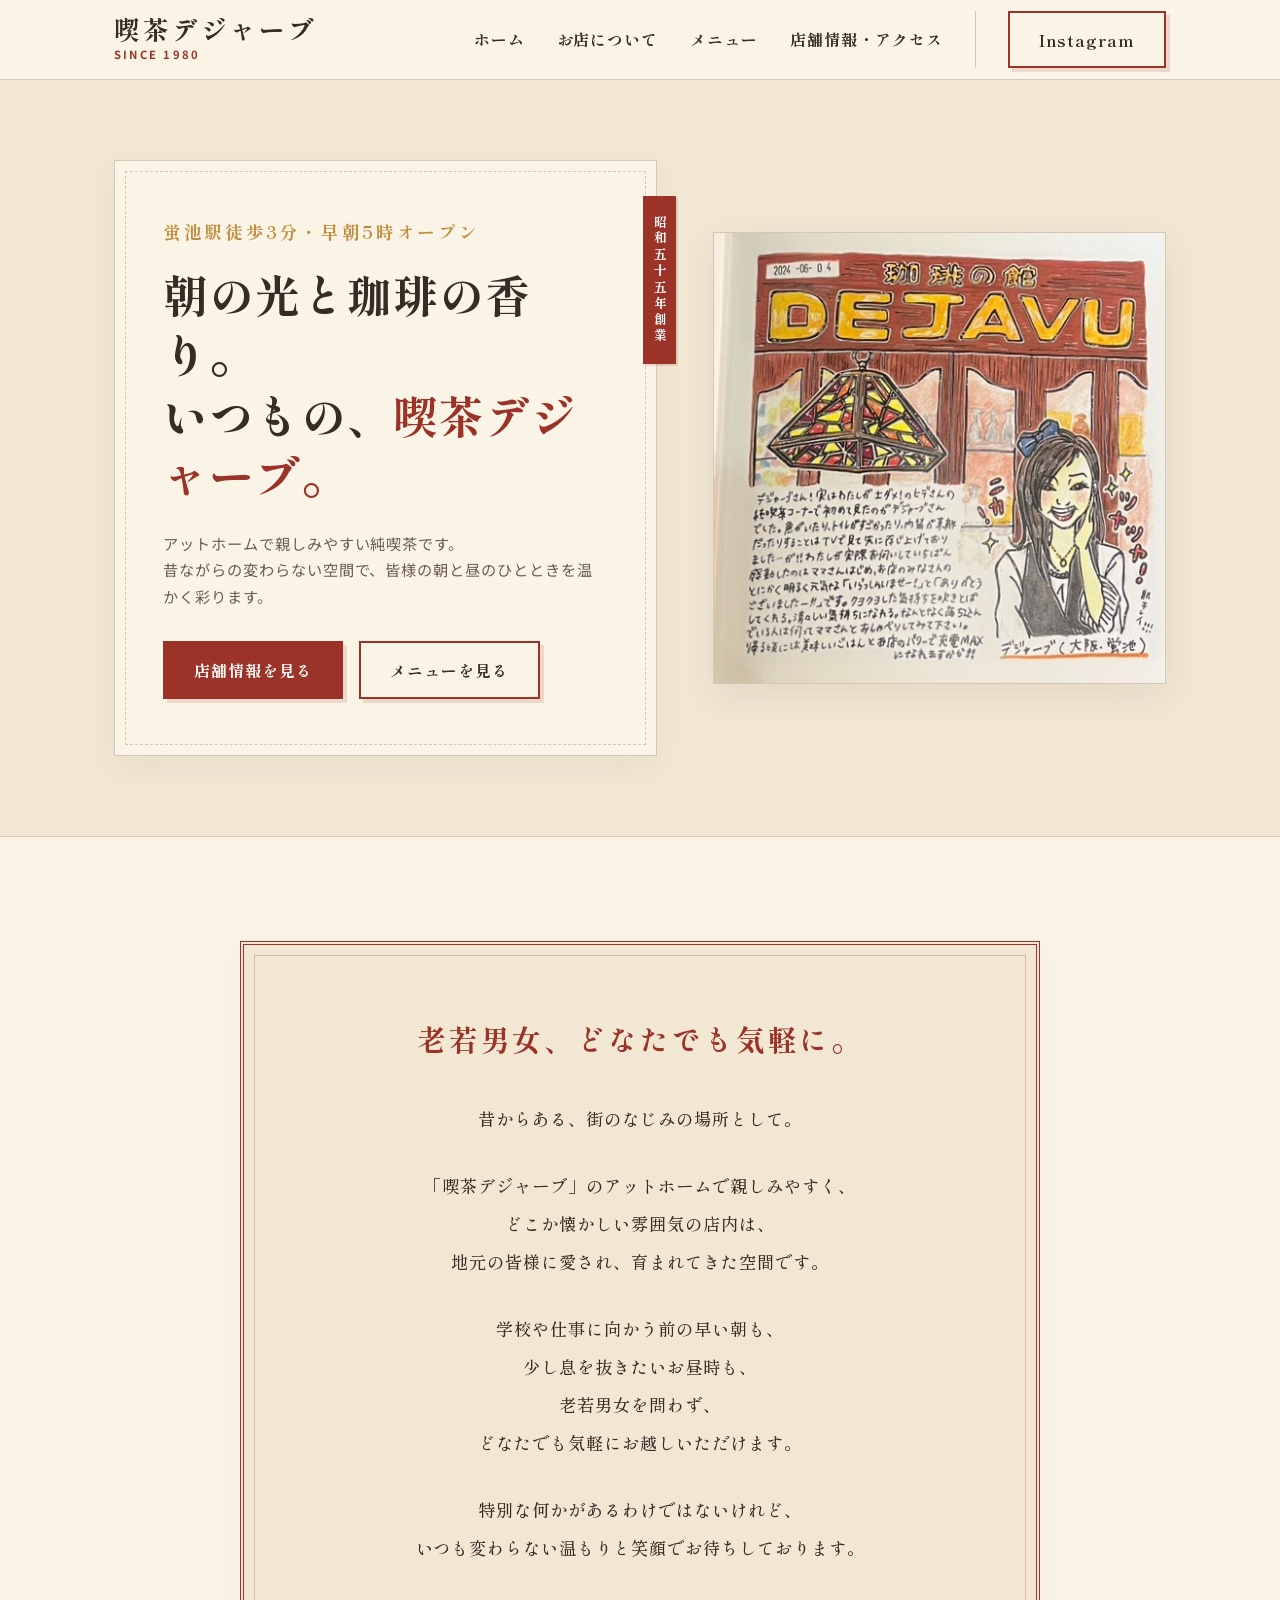
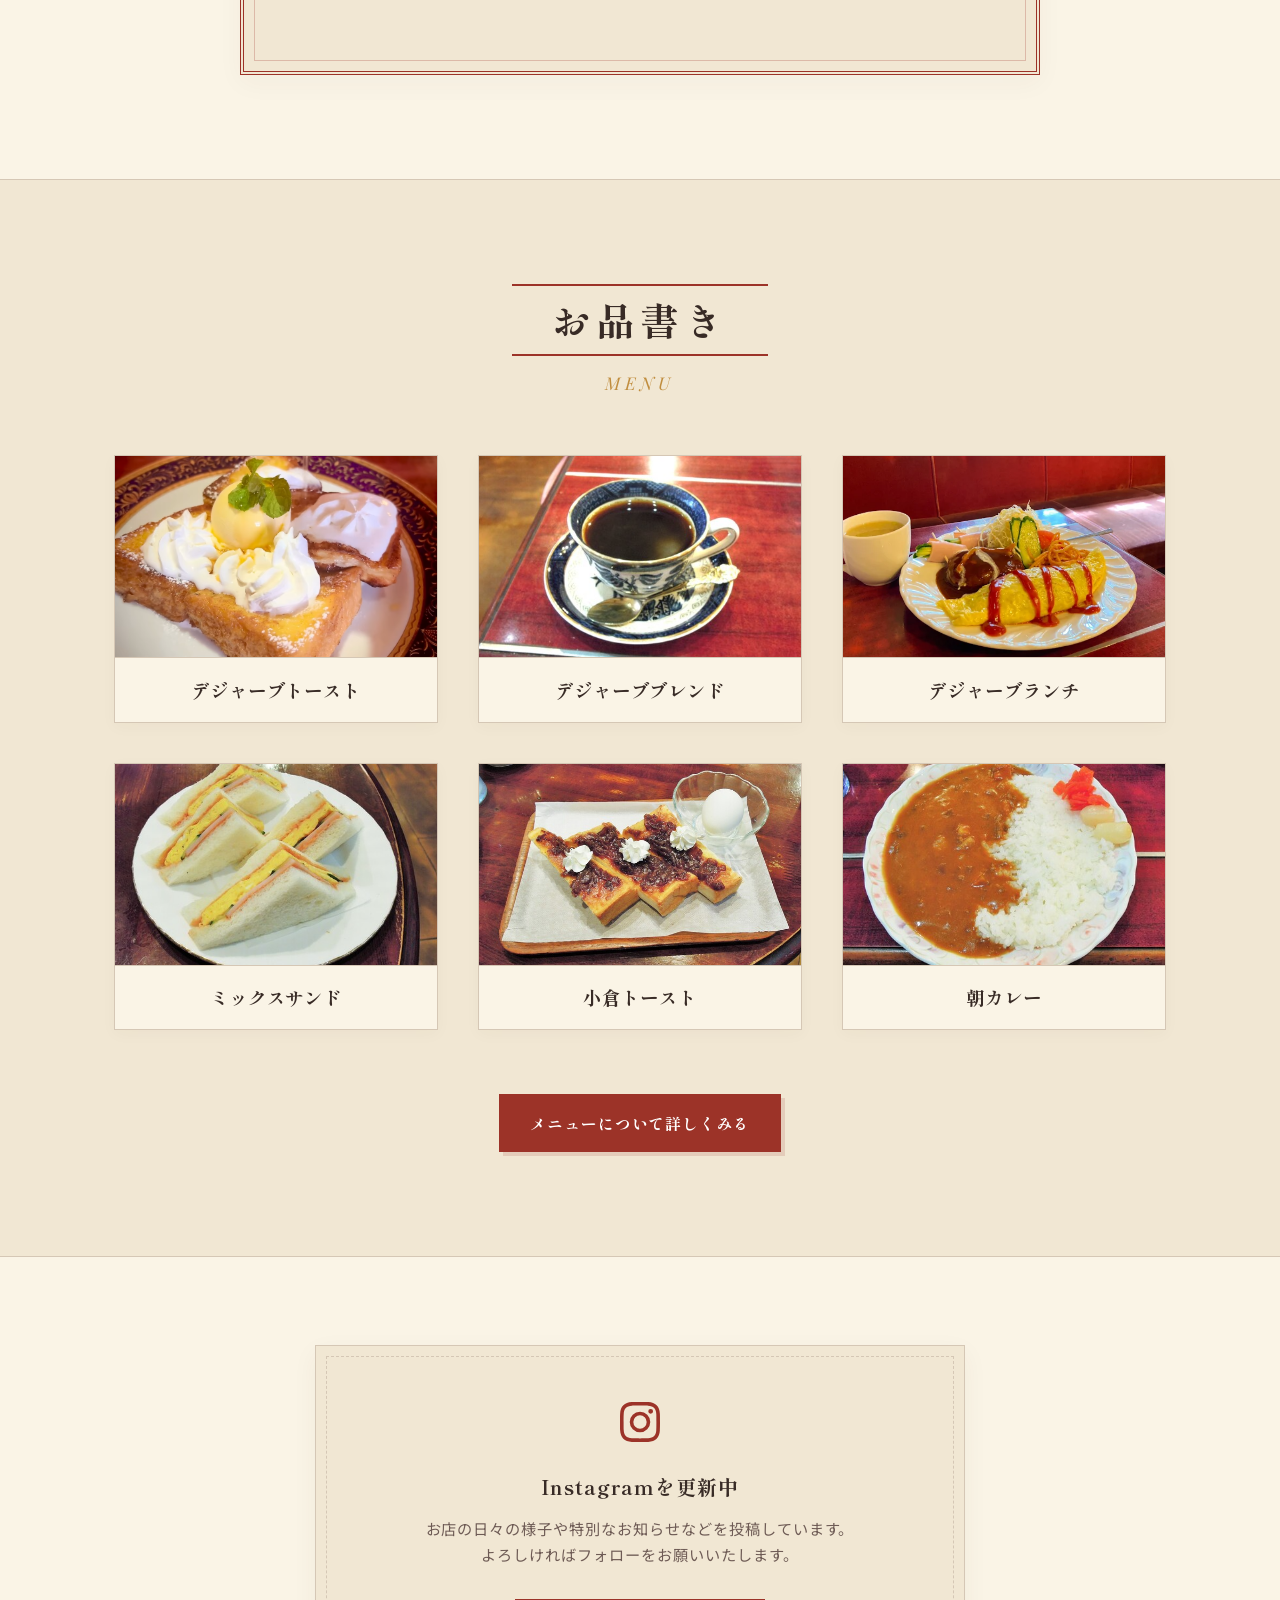
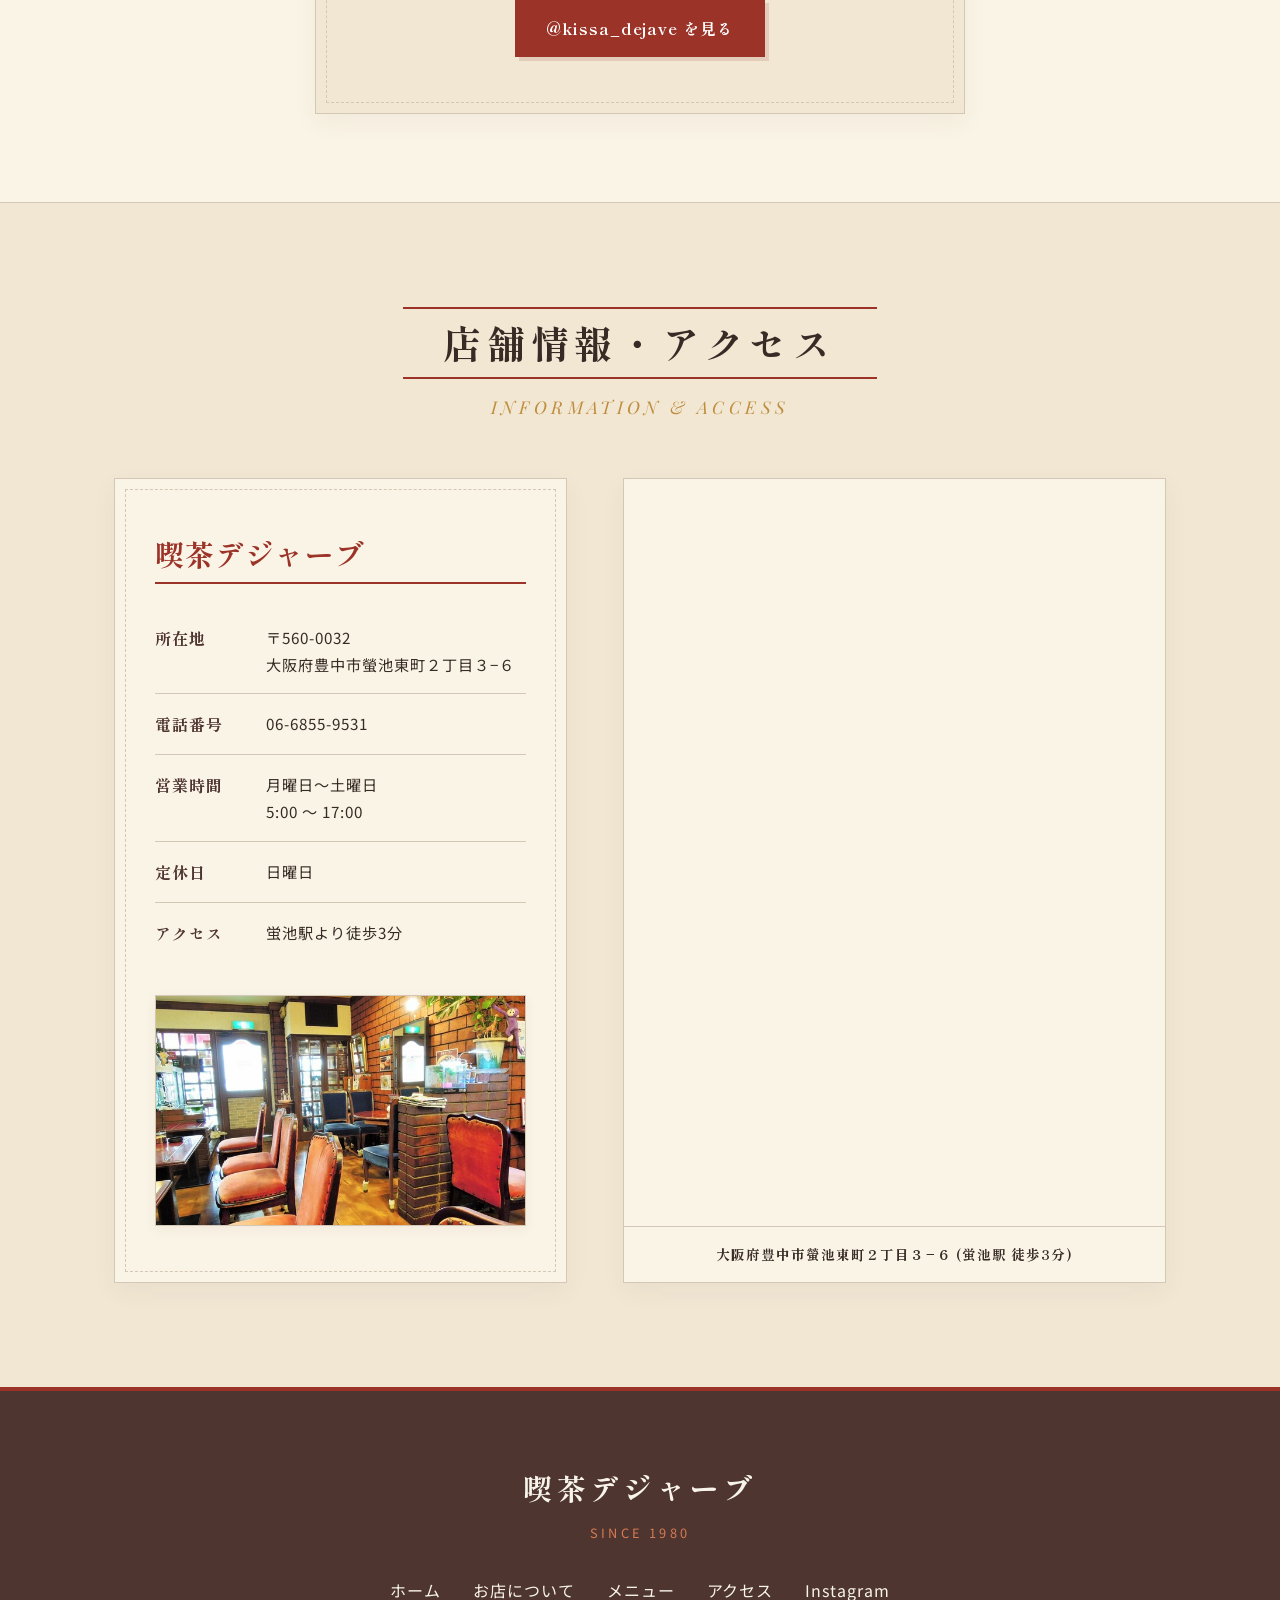
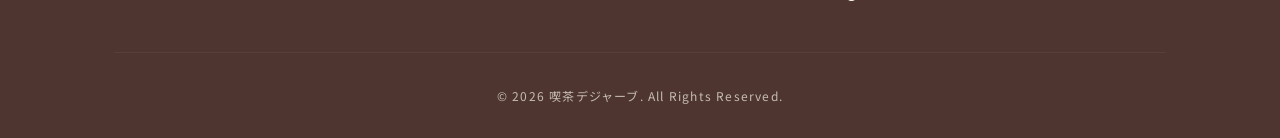
<file: index.html>
<!DOCTYPE html>
<html lang="ja">
<head>
  <meta charset="UTF-8">
  <meta name="viewport" content="width=device-width, initial-scale=1.0">
  <meta name="description" content="大阪府豊中市螢池東町にある「喫茶デジャーブ」の公式ホームページです。アットホームで昔ながらのなじみ深い純喫茶。朝5時から夕方17時まで営業。老若男女どなたでもお気軽にお越しください。">
  <meta name="google-site-verification" content="Ur5aZT_jZSeFsXH27acqCzoDfN8csVFua3FNb7Xc0w0">
  <title>喫茶デジャーブ | 大阪府豊中市・蛍池駅徒歩3分のレトロ喫茶（朝5時営業）</title>
  
  <!-- CSS Stylesheet -->
  <link rel="stylesheet" href="style.css">
</head>
<body>

  <!-- ==========================================================================
       Header / Navigation
       ========================================================================== -->
  <header>
    <div class="container header-container">
      <a href="#" class="logo" id="logo-link">
        <span class="logo-main">喫茶デジャーブ</span>
        <span class="logo-sub">SINCE 1980</span>
      </a>

      <!-- Hamburger Menu for Mobile -->
      <button class="burger-menu" aria-label="メニューを開閉する" aria-expanded="false" id="menu-toggle">
        <span></span>
        <span></span>
        <span></span>
      </button>

      <!-- Navigation Menu -->
      <nav>
        <ul class="nav-menu" id="navigation-list">
          <li><a href="#hero" class="nav-link" id="nav-home">ホーム</a></li>
          <li><a href="#message" class="nav-link" id="nav-concept">お店について</a></li>
          <li><a href="#menu" class="nav-link" id="nav-menu-list">メニュー</a></li>
          <li><a href="#info" class="nav-link" id="nav-access">店舗情報・アクセス</a></li>
          <li class="nav-insta-btn">
            <a href="https://www.instagram.com/kissa_dejave/" class="btn-linear" target="_blank" rel="noopener noreferrer" id="nav-insta-link">
              Instagram
            </a>
          </li>
        </ul>
      </nav>
    </div>
  </header>

  <main>
    <!-- ==========================================================================
         Hero Section
         ========================================================================== -->
    <section id="hero">
      <div class="container hero-grid">
        <div class="hero-content">
          <div class="vertical-badge">昭和五十五年創業</div>
          <p class="hero-subtitle">蛍池駅徒歩3分・早朝5時オープン</p>
          <h1 class="hero-title">
            朝の光と珈琲の香り。<br>
            いつもの、<span>喫茶デジャーブ。</span>
          </h1>
          <p class="hero-text">
            アットホームで親しみやすい純喫茶です。<br class="pc-only">
            昔ながらの変わらない空間で、皆様の朝と昼のひとときを温かく彩ります。
          </p>
          <div class="hero-actions">
            <a href="#info" class="btn-linear btn-primary" id="hero-btn-access">店舗情報を見る</a>
            <a href="#menu" class="btn-linear" id="hero-btn-menu">メニューを見る</a>
          </div>
        </div>
        <div class="hero-photo">
          <img src="img/メイン.png" alt="喫茶デジャーブ 店内" class="photo-placeholder" style="aspect-ratio: 1 / 1; object-fit: cover;">
        </div>
      </div>
    </section>

    <!-- ==========================================================================
         Message Section
         ========================================================================== -->
    <section id="message">
      <div class="container">
        <div class="message-box">
          <h2 class="message-heading">老若男女、どなたでも気軽に。</h2>
          <div class="message-text">
            <p>昔からある、街のなじみの場所として。</p>
            <p>
              「喫茶デジャーブ」のアットホームで親しみやすく、<br class="pc-only">どこか懐かしい雰囲気の店内は、<br class="pc-only">
              地元の皆様に愛され、育まれてきた空間です。
            </p>
            <p>
              学校や仕事に向かう前の早い朝も、<br class="pc-only">少し息を抜きたいお昼時も、<br class="pc-only">
              老若男女を問わず、<br class="pc-only">どなたでも気軽にお越しいただけます。
            </p>
            <p>
              特別な何かがあるわけではないけれど、<br class="pc-only">
              いつも変わらない温もりと笑顔でお待ちしております。
            </p>
          </div>
        </div>
      </div>
    </section>

    <!-- ==========================================================================
         Menu Section
         ========================================================================== -->
    <section id="menu">
      <div class="container">
        <div class="section-title-wrap">
          <h2 class="section-title" id="menu-title">お品書き</h2>
          <span class="section-title-en">Menu</span>
        </div>

        <div class="menu-grid">
          <!-- Menu Item 1 -->
          <div class="menu-card">
            <div class="menu-img-wrap">
              <img src="img/デジャーブトースト.png" alt="デジャーブトースト" class="photo-placeholder" style="aspect-ratio: 16 / 10; object-fit: cover;">
            </div>
            <div class="menu-info">
              <h3 class="menu-name">デジャーブトースト</h3>
            </div>
          </div>

          <!-- Menu Item 2 -->
          <div class="menu-card">
            <div class="menu-img-wrap">
              <img src="img/デジャーブブレンド.png" alt="デジャーブブレンド" class="photo-placeholder" style="aspect-ratio: 16 / 10; object-fit: cover;">
            </div>
            <div class="menu-info">
              <h3 class="menu-name">デジャーブブレンド</h3>
            </div>
          </div>

          <!-- Menu Item 3 -->
          <div class="menu-card">
            <div class="menu-img-wrap">
              <img src="img/デジャーブランチ.png" alt="デジャーブランチ" class="photo-placeholder" style="aspect-ratio: 16 / 10; object-fit: cover;">
            </div>
            <div class="menu-info">
              <h3 class="menu-name">デジャーブランチ</h3>
            </div>
          </div>

          <!-- Menu Item 4 -->
          <div class="menu-card">
            <div class="menu-img-wrap">
              <img src="img/ミックスサンド.png" alt="ミックスサンド" class="photo-placeholder" style="aspect-ratio: 16 / 10; object-fit: cover;">
            </div>
            <div class="menu-info">
              <h3 class="menu-name">ミックスサンド</h3>
            </div>
          </div>

          <!-- Menu Item 5 -->
          <div class="menu-card">
            <div class="menu-img-wrap">
              <img src="img/小倉トースト.png" alt="小倉トースト" class="photo-placeholder" style="aspect-ratio: 16 / 10; object-fit: cover;">
            </div>
            <div class="menu-info">
              <h3 class="menu-name">小倉トースト</h3>
            </div>
          </div>

          <!-- Menu Item 6 -->
          <div class="menu-card">
            <div class="menu-img-wrap">
              <img src="img/朝カレー.png" alt="朝カレー" class="photo-placeholder" style="aspect-ratio: 16 / 10; object-fit: cover;">
            </div>
            <div class="menu-info">
              <h3 class="menu-name">朝カレー</h3>
            </div>
          </div>
        </div>

        <div class="menu-more-link-wrap">
          <a href="menu.html" class="btn-linear btn-primary" id="view-all-menu-btn">メニューについて詳しくみる</a>
        </div>
      </div>
    </section>

    <!-- ==========================================================================
         Instagram Section
         ========================================================================== -->
    <section id="instagram">
      <div class="container">
        <div class="insta-box">
          <svg class="insta-icon-svg" viewBox="0 0 24 24" xmlns="http://www.w3.org/2000/svg">
            <path d="M12 2.163c3.204 0 3.584.012 4.85.07 3.252.148 4.771 1.691 4.919 4.919.058 1.265.069 1.645.069 4.849 0 3.205-.012 3.584-.069 4.849-.149 3.225-1.664 4.771-4.919 4.919-1.266.058-1.644.07-4.85.07-3.204 0-3.584-.012-4.849-.07-3.26-.149-4.771-1.699-4.919-4.92-.058-1.265-.07-1.644-.07-4.849 0-3.204.013-3.583.07-4.849.149-3.227 1.664-4.771 4.919-4.919 1.266-.057 1.645-.069 4.849-.069zM12 0C8.741 0 8.333.014 7.053.072 2.695.272.273 2.69.073 7.051.014 8.333 0 8.741 0 12c0 3.259.014 3.668.072 4.948.2 4.358 2.618 6.78 6.98 6.98 1.281.058 1.689.072 4.948.072 3.259 0 3.668-.014 4.948-.072 4.354-.2 6.782-2.618 6.979-6.98.059-1.28.073-1.689.073-4.948 0-3.259-.014-3.667-.072-4.947-.196-4.354-2.617-6.78-6.979-6.98C15.668.014 15.259 0 12 0zm0 5.838a6.162 6.162 0 1 0 0 12.324 6.162 6.162 0 0 0 0-12.324zM12 16a4 4 0 1 1 0-8 4 4 0 0 1 0 8zm6.406-11.845a1.44 1.44 0 1 0 0 2.881 1.44 1.44 0 0 0 0-2.881z"/>
          </svg>
          <h2 class="insta-subtitle">Instagramを更新中</h2>
          <p class="insta-text">
            お店の日々の様子や特別なお知らせなどを投稿しています。<br>
            よろしければフォローをお願いいたします。
          </p>
          <a href="https://www.instagram.com/kissa_dejave/" class="btn-linear btn-primary" target="_blank" rel="noopener noreferrer" id="body-insta-btn">
            @kissa_dejave を見る
          </a>
        </div>
      </div>
    </section>

    <!-- ==========================================================================
         Info & Access Section
         ========================================================================== -->
    <section id="info">
      <div class="container">
        <div class="section-title-wrap">
          <h2 class="section-title" id="info-title">店舗情報・アクセス</h2>
          <span class="section-title-en">Information & Access</span>
        </div>

        <div class="info-grid">
          <div class="info-details">
            <div>
              <h3 class="info-name">喫茶デジャーブ</h3>
              <table class="info-table" id="info-details-table">
                <tbody>
                  <tr>
                    <th>所在地</th>
                    <td>
                      〒560-0032<br>
                      大阪府豊中市螢池東町２丁目３−６
                    </td>
                  </tr>
                  <tr>
                    <th>電話番号</th>
                    <td><a href="tel:06-6855-9531" id="phone-link">06-6855-9531</a></td>
                  </tr>
                  <tr>
                    <th>営業時間</th>
                    <td>月曜日～土曜日<br>5:00 ～ 17:00</td>
                  </tr>
                  <tr>
                    <th>定休日</th>
                    <td>日曜日</td>
                  </tr>
                  <tr>
                    <th>アクセス</th>
                    <td>蛍池駅より徒歩3分</td>
                  </tr>
                </tbody>
              </table>
            </div>
            
            <img src="img/店内.png" alt="喫茶デジャーブ 店内" class="photo-placeholder" style="aspect-ratio: 16 / 10; object-fit: cover; margin-top: 2rem;">
          </div>

          <div class="info-map-container" id="map-container">
            <div class="map-wrapper">
              <!-- Google Maps iframe pointing to the specified business query -->
              <iframe 
                src="https://maps.google.com/maps?q=%E5%96%AB%E8%8C%B6%E3%83%86%E3%82%B8%E3%83%A3%E3%83%BC%E3%83%96%20%E8%B1%8A%E4%B8%AD%E5%B8%82&z=17&output=embed" 
                loading="lazy" 
                allowfullscreen 
                referrerpolicy="no-referrer-when-downgrade"
                title="喫茶デジャーブの地図">
              </iframe>
            </div>
            <div class="map-caption">
              大阪府豊中市螢池東町２丁目３−６ (蛍池駅 徒歩3分)
            </div>
          </div>
        </div>
      </div>
    </section>
  </main>

  <!-- ==========================================================================
       Footer
       ========================================================================== -->
  <footer>
    <div class="container">
      <div class="footer-logo">喫茶デジャーブ</div>
      <div class="footer-subtitle">SINCE 1980</div>
      
      <ul class="footer-nav" id="footer-navigation">
        <li><a href="#hero" id="footer-home">ホーム</a></li>
        <li><a href="#message" id="footer-concept">お店について</a></li>
        <li><a href="#menu" id="footer-menu">メニュー</a></li>
        <li><a href="#info" id="footer-access">アクセス</a></li>
        <li><a href="https://www.instagram.com/kissa_dejave/" target="_blank" rel="noopener noreferrer" id="footer-insta">Instagram</a></li>
      </ul>
      
      <p class="copyright">&copy; 2026 喫茶デジャーブ. All Rights Reserved.</p>
    </div>
  </footer>

  <!-- JS Script -->
  <script src="main.js"></script>
</body>
</html>
</file>
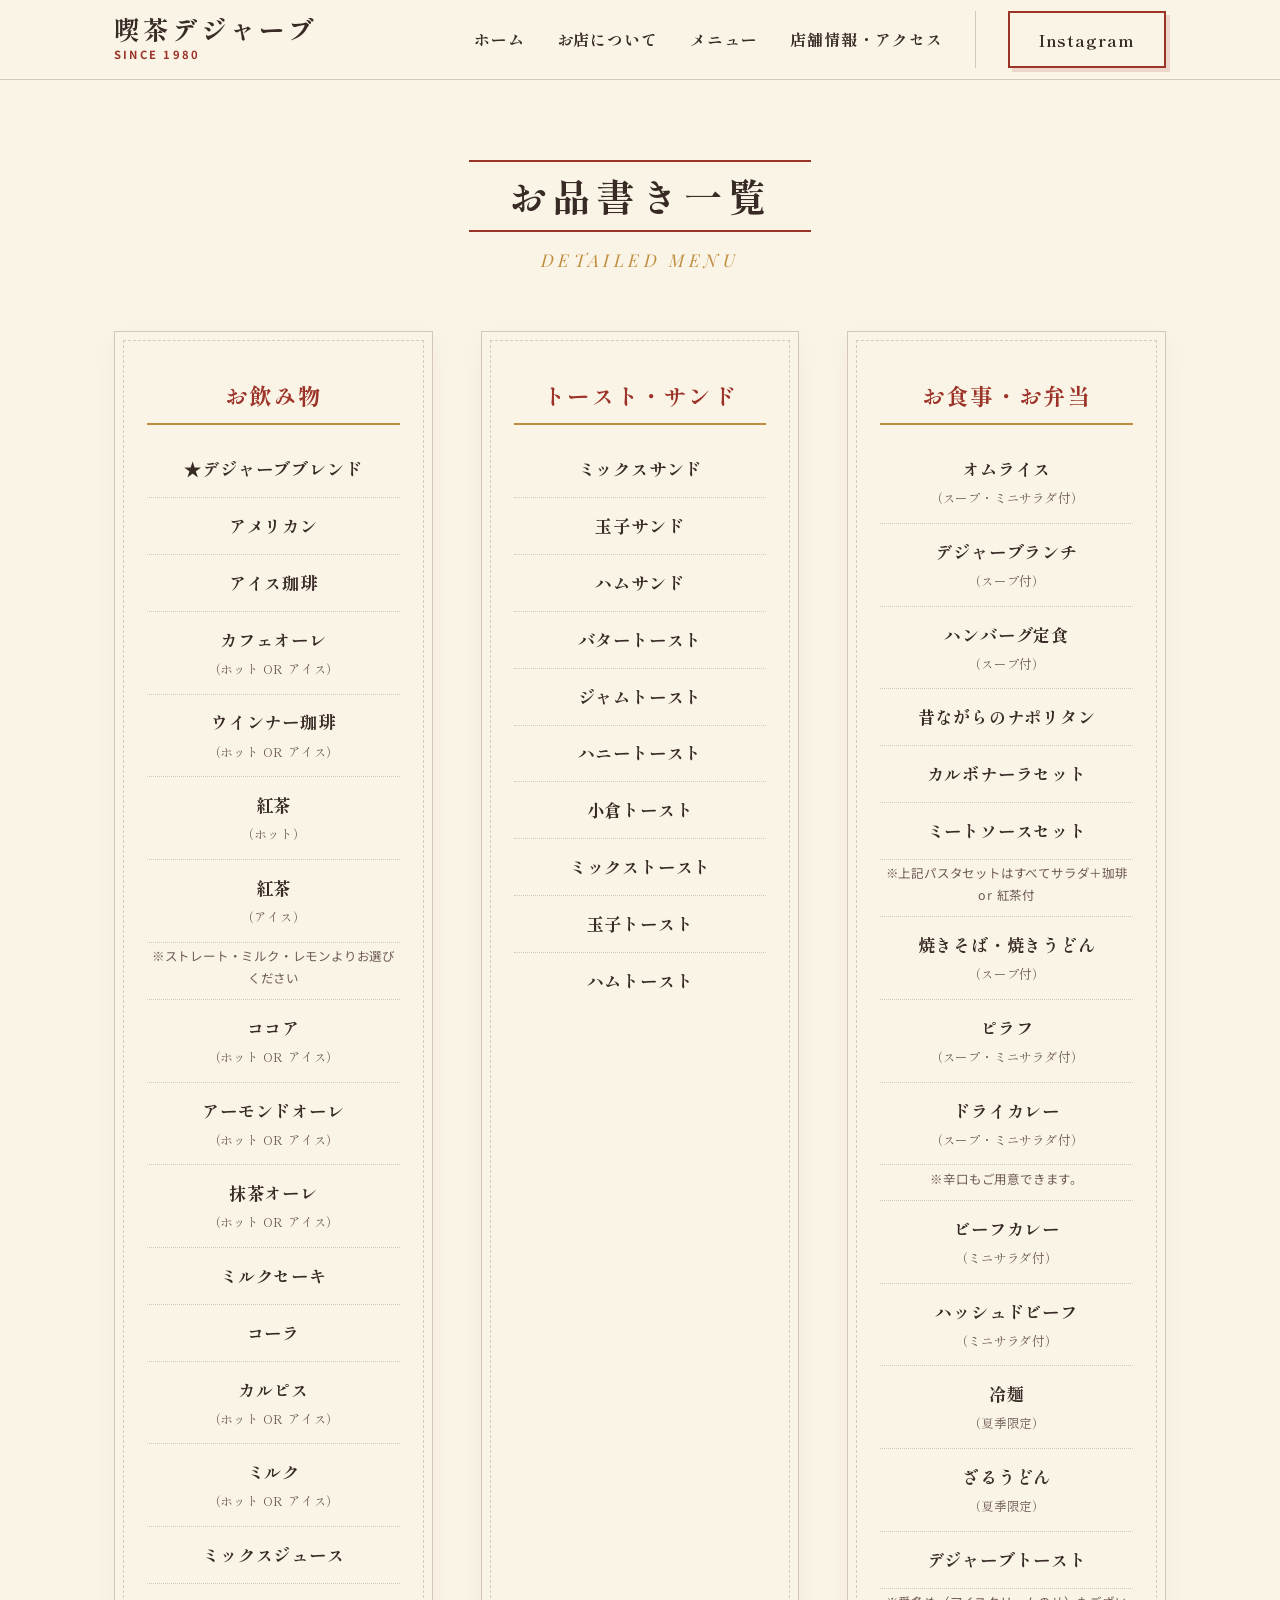
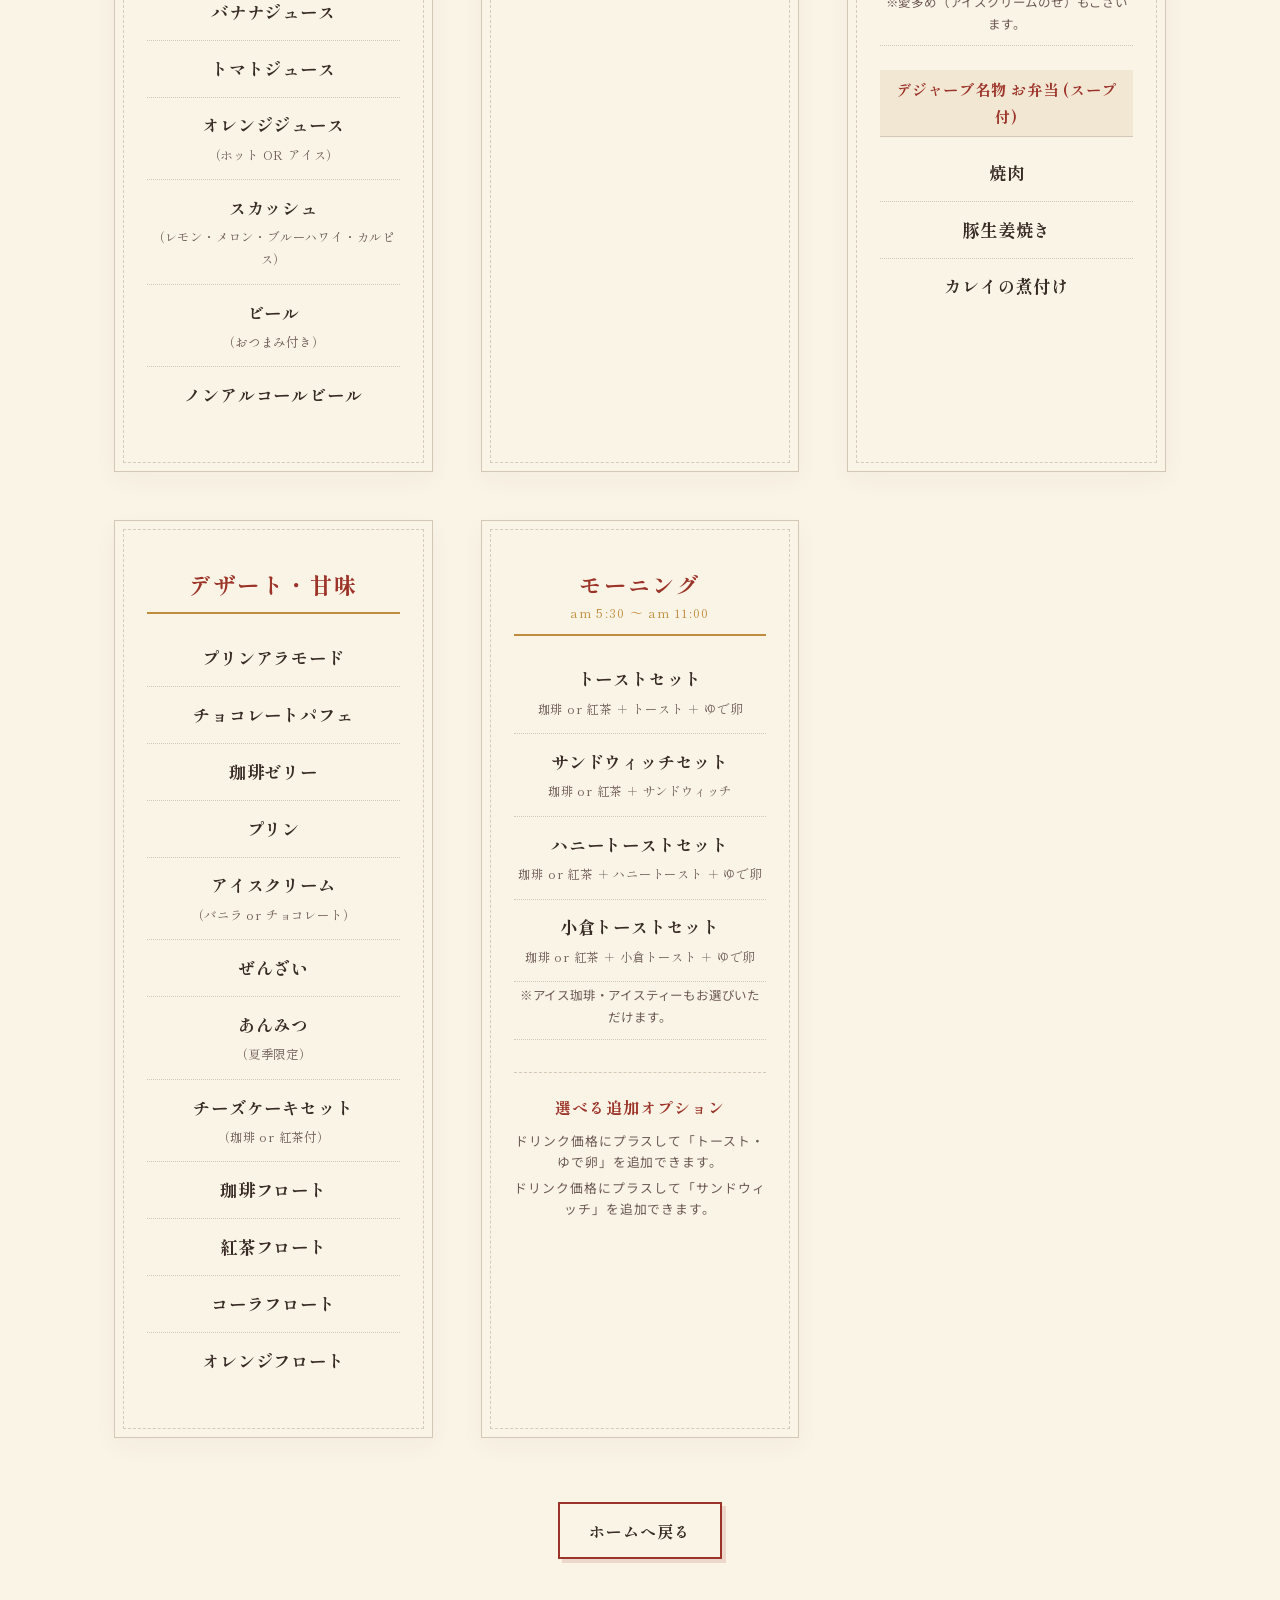
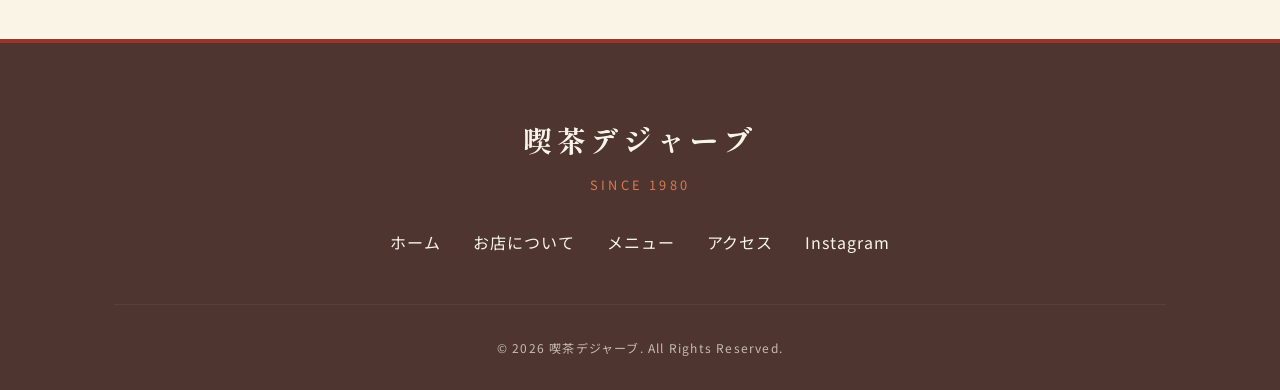
<file: menu.html>
<!DOCTYPE html>
<html lang="ja">
<head>
  <meta charset="UTF-8">
  <meta name="viewport" content="width=device-width, initial-scale=1.0">
  <meta name="description" content="大阪府豊中市螢池東町にある「喫茶デジャーブ」のお品書き（メニュー）一覧ページです。お食事、お弁当、デザート、お飲み物、朝のお得なモーニングメニューをご紹介します。">
  <meta name="google-site-verification" content="Ur5aZT_jZSeFsXH27acqCzoDfN8csVFua3FNb7Xc0w0">
  <title>お品書き一覧 | 喫茶デジャーブ</title>
  
  <!-- CSS Stylesheet -->
  <link rel="stylesheet" href="style.css">
</head>
<body>

  <!-- ==========================================================================
       Header / Navigation
       ========================================================================== -->
  <header>
    <div class="container header-container">
      <a href="index.html" class="logo" id="logo-link">
        <span class="logo-main">喫茶デジャーブ</span>
        <span class="logo-sub">SINCE 1980</span>
      </a>

      <!-- Hamburger Menu for Mobile -->
      <button class="burger-menu" aria-label="メニューを開閉する" aria-expanded="false" id="menu-toggle">
        <span></span>
        <span></span>
        <span></span>
      </button>

      <!-- Navigation Menu -->
      <nav>
        <ul class="nav-menu" id="navigation-list">
          <li><a href="index.html#hero" class="nav-link" id="nav-home">ホーム</a></li>
          <li><a href="index.html#message" class="nav-link" id="nav-concept">お店について</a></li>
          <li><a href="index.html#menu" class="nav-link" id="nav-menu-list">メニュー</a></li>
          <li><a href="index.html#info" class="nav-link" id="nav-access">店舗情報・アクセス</a></li>
          <li class="nav-insta-btn">
            <a href="https://www.instagram.com/kissa_dejave/" class="btn-linear" target="_blank" rel="noopener noreferrer" id="nav-insta-link">
              Instagram
            </a>
          </li>
        </ul>
      </nav>
    </div>
  </header>

  <main style="padding: 5rem 0;">
    <!-- ==========================================================================
         Full Menu Section
         ========================================================================== -->
    <section id="full-menu-section">
      <div class="container">
        <div class="section-title-wrap">
          <h1 class="section-title" id="menu-list-title">お品書き一覧</h1>
          <span class="section-title-en">Detailed Menu</span>
        </div>

        <div class="full-menu-grid">
          <!-- Category 1: お飲み物 -->
          <div class="menu-category-box">
            <h2 class="category-title">お飲み物</h2>
            <ul class="category-menu-list">
              <li>
                <span class="item-name">★デジャーブブレンド</span>
              </li>
              <li>
                <span class="item-name">アメリカン</span>
              </li>
              <li>
                <span class="item-name">アイス珈琲</span>
              </li>
              <li>
                <span class="item-name">カフェオーレ<span class="item-sub-desc">（ホット OR アイス）</span></span>
              </li>
              <li>
                <span class="item-name">ウインナー珈琲<span class="item-sub-desc">（ホット OR アイス）</span></span>
              </li>
              <li>
                <span class="item-name">紅茶<span class="item-sub-desc">（ホット）</span></span>
              </li>
              <li>
                <span class="item-name">紅茶<span class="item-sub-desc">（アイス）</span></span>
              </li>
              <li class="menu-sub-item">
                <span class="item-subnote">※ストレート・ミルク・レモンよりお選びください</span>
              </li>
              <li>
                <span class="item-name">ココア<span class="item-sub-desc">（ホット OR アイス）</span></span>
              </li>
              <li>
                <span class="item-name">アーモンドオーレ<span class="item-sub-desc">（ホット OR アイス）</span></span>
              </li>
              <li>
                <span class="item-name">抹茶オーレ<span class="item-sub-desc">（ホット OR アイス）</span></span>
              </li>
              <li>
                <span class="item-name">ミルクセーキ</span>
              </li>
              <li>
                <span class="item-name">コーラ</span>
              </li>
              <li>
                <span class="item-name">カルピス<span class="item-sub-desc">（ホット OR アイス）</span></span>
              </li>
              <li>
                <span class="item-name">ミルク<span class="item-sub-desc">（ホット OR アイス）</span></span>
              </li>
              <li>
                <span class="item-name">ミックスジュース</span>
              </li>
              <li>
                <span class="item-name">バナナジュース</span>
              </li>
              <li>
                <span class="item-name">トマトジュース</span>
              </li>
              <li>
                <span class="item-name">オレンジジュース<span class="item-sub-desc">（ホット OR アイス）</span></span>
              </li>
              <li>
                <span class="item-name">スカッシュ<span class="item-sub-desc">（レモン・メロン・ブルーハワイ・カルピス）</span></span>
              </li>
              <li>
                <span class="item-name">ビール<span class="item-sub-desc">（おつまみ付き）</span></span>
              </li>
              <li>
                <span class="item-name">ノンアルコールビール</span>
              </li>
            </ul>
          </div>

          <!-- Category 2: トースト & サンドウィッチ -->
          <div class="menu-category-box">
            <h2 class="category-title">トースト・サンド</h2>
            <ul class="category-menu-list">
              <li>
                <span class="item-name">ミックスサンド</span>
              </li>
              <li>
                <span class="item-name">玉子サンド</span>
              </li>
              <li>
                <span class="item-name">ハムサンド</span>
              </li>
              <li>
                <span class="item-name">バタートースト</span>
              </li>
              <li>
                <span class="item-name">ジャムトースト</span>
              </li>
              <li>
                <span class="item-name">ハニートースト</span>
              </li>
              <li>
                <span class="item-name">小倉トースト</span>
              </li>
              <li>
                <span class="item-name">ミックストースト</span>
              </li>
              <li>
                <span class="item-name">玉子トースト</span>
              </li>
              <li>
                <span class="item-name">ハムトースト</span>
              </li>
            </ul>
          </div>

          <!-- Category 3: お食事 & お弁当 -->
          <div class="menu-category-box">
            <h2 class="category-title">お食事・お弁当</h2>
            <ul class="category-menu-list">
              <li>
                <span class="item-name">オムライス<span class="item-sub-desc">（スープ・ミニサラダ付）</span></span>
              </li>
              <li>
                <span class="item-name">デジャーブランチ<span class="item-sub-desc">（スープ付）</span></span>
              </li>
              <li>
                <span class="item-name">ハンバーグ定食<span class="item-sub-desc">（スープ付）</span></span>
              </li>
              <li>
                <span class="item-name">昔ながらのナポリタン</span>
              </li>
              <li>
                <span class="item-name">カルボナーラセット</span>
              </li>
              <li>
                <span class="item-name">ミートソースセット</span>
              </li>
              <li class="menu-sub-item">
                <span class="item-subnote">※上記パスタセットはすべてサラダ＋珈琲 or 紅茶付</span>
              </li>
              <li>
                <span class="item-name">焼きそば・焼きうどん<span class="item-sub-desc">（スープ付）</span></span>
              </li>
              <li>
                <span class="item-name">ピラフ<span class="item-sub-desc">（スープ・ミニサラダ付）</span></span>
              </li>
              <li>
                <span class="item-name">ドライカレー<span class="item-sub-desc">（スープ・ミニサラダ付）</span></span>
              </li>
              <li class="menu-sub-item">
                <span class="item-subnote">※辛口もご用意できます。</span>
              </li>
              <li>
                <span class="item-name">ビーフカレー<span class="item-sub-desc">（ミニサラダ付）</span></span>
              </li>
              <li>
                <span class="item-name">ハッシュドビーフ<span class="item-sub-desc">（ミニサラダ付）</span></span>
              </li>
              <li>
                <span class="item-name">冷麺<span class="item-sub-desc">（夏季限定）</span></span>
              </li>
              <li>
                <span class="item-name">ざるうどん<span class="item-sub-desc">（夏季限定）</span></span>
              </li>
              <li>
                <span class="item-name">デジャーブトースト</span>
              </li>
              <li class="menu-sub-item">
                <span class="item-subnote">※愛多め（アイスクリームのせ）もございます。</span>
              </li>
              
              <!-- Bento Subcategory Divider -->
              <li class="menu-group-header">デジャーブ名物 お弁当 (スープ付)</li>
              <li>
                <span class="item-name">焼肉</span>
              </li>
              <li>
                <span class="item-name">豚生姜焼き</span>
              </li>
              <li>
                <span class="item-name">カレイの煮付け</span>
              </li>
            </ul>
          </div>

          <!-- Category 4: デザート・甘味 -->
          <div class="menu-category-box">
            <h2 class="category-title">デザート・甘味</h2>
            <ul class="category-menu-list">
              <li>
                <span class="item-name">プリンアラモード</span>
              </li>
              <li>
                <span class="item-name">チョコレートパフェ</span>
              </li>
              <li>
                <span class="item-name">珈琲ゼリー</span>
              </li>
              <li>
                <span class="item-name">プリン</span>
              </li>
              <li>
                <span class="item-name">アイスクリーム<span class="item-sub-desc">（バニラ or チョコレート）</span></span>
              </li>
              <li>
                <span class="item-name">ぜんざい</span>
              </li>
              <li>
                <span class="item-name">あんみつ<span class="item-sub-desc">（夏季限定）</span></span>
              </li>
              <li>
                <span class="item-name">チーズケーキセット<span class="item-sub-desc">（珈琲 or 紅茶付）</span></span>
              </li>
              <li>
                <span class="item-name">珈琲フロート</span>
              </li>
              <li>
                <span class="item-name">紅茶フロート</span>
              </li>
              <li>
                <span class="item-name">コーラフロート</span>
              </li>
              <li>
                <span class="item-name">オレンジフロート</span>
              </li>
            </ul>
          </div>

          <!-- Category 5: モーニング -->
          <div class="menu-category-box">
            <h2 class="category-title">モーニング<span class="category-time">am 5:30 〜 am 11:00</span></h2>
            <ul class="category-menu-list">
              <li>
                <span class="item-name">トーストセット<br><span class="item-sub-desc">珈琲 or 紅茶 ＋ トースト ＋ ゆで卵</span></span>
              </li>
              <li>
                <span class="item-name">サンドウィッチセット<br><span class="item-sub-desc">珈琲 or 紅茶 ＋ サンドウィッチ</span></span>
              </li>
              <li>
                <span class="item-name">ハニートーストセット<br><span class="item-sub-desc">珈琲 or 紅茶 ＋ ハニートースト ＋ ゆで卵</span></span>
              </li>
              <li>
                <span class="item-name">小倉トーストセット<br><span class="item-sub-desc">珈琲 or 紅茶 ＋ 小倉トースト ＋ ゆで卵</span></span>
              </li>
              <li class="menu-sub-item">
                <span class="item-subnote">※アイス珈琲・アイスティーもお選びいただけます。</span>
              </li>
            </ul>
            
            <div class="morning-options-box">
              <h3 class="options-title">選べる追加オプション</h3>
              <p class="option-text">ドリンク価格にプラスして「トースト・ゆで卵」を追加できます。</p>
              <p class="option-text">ドリンク価格にプラスして「サンドウィッチ」を追加できます。</p>
            </div>
          </div>
        </div>

        <div class="back-to-home-wrap">
          <a href="index.html" class="btn-linear" id="back-home-btn">ホームへ戻る</a>
        </div>
      </div>
    </section>
  </main>

  <!-- ==========================================================================
       Footer
       ========================================================================== -->
  <footer>
    <div class="container">
      <div class="footer-logo">喫茶デジャーブ</div>
      <div class="footer-subtitle">SINCE 1980</div>
      
      <ul class="footer-nav" id="footer-navigation">
        <li><a href="index.html#hero" id="footer-home">ホーム</a></li>
        <li><a href="index.html#message" id="footer-concept">お店について</a></li>
        <li><a href="index.html#menu" id="footer-menu">メニュー</a></li>
        <li><a href="index.html#info" id="footer-access">アクセス</a></li>
        <li><a href="https://www.instagram.com/kissa_dejave/" target="_blank" rel="noopener noreferrer" id="footer-insta">Instagram</a></li>
      </ul>
      
      <p class="copyright">&copy; 2026 喫茶デジャーブ. All Rights Reserved.</p>
    </div>
  </footer>

  <!-- JS Script -->
  <script src="main.js"></script>
</body>
</html>
</file>
<file: style.css>
@import url('https://fonts.googleapis.com/css2?family=Playfair+Display:ital,wght@0,400..900;1,400..900&family=Shippori+Mincho:wght@400;500;600;700;800&family=Noto+Sans+JP:wght@300;400;500;700&display=swap');

/* ==========================================================================
   Design System & Variables
   ========================================================================== */
:root {
  /* Color Palette (Warmer, aged-paper and warm coffee shop tones) */
  --bg-color: #FAF4E6;         /* 経年変化した紙のような極暖クリーム色 */
  --bg-color-alt: #F1E7D3;     /* 深みのあるオールドベージュ */
  --text-color: #382B26;       /* 深みのあるダークココア（黒を避けたレトロな色） */
  --text-color-light: #6E5B55; /* 明るめの温かいブラウン（サブ用） */
  --primary-color: #9C3328;    /* レトロなレンガ色・暖赤 */
  --primary-dark: #73221A;     /* 深い煉瓦色 */
  --secondary-color: #4E352F;  /* 焙煎コーヒーのような深いウッドブラウン */
  --accent-color: #D67A53;     /* 柿色・テラコッタ */
  --accent-gold: #C08D3E;      /* 燻んだ真鍮のようなレトロゴールド */
  
  /* Borders (Warm cocoa brown, no black lines) */
  --border-color: #A38C82;     /* 温かみのあるココアブラウン */
  --border-color-light: #D5C7B5; /* 背景に柔らかく馴染む薄いベージュ線 */
  
  --border-thin: 1px solid var(--border-color);
  --border-medium: 2px solid var(--border-color);
  --border-thick: 4px solid var(--border-color);
  --border-double: 4px double var(--border-color);

  /* Typography */
  --font-serif: 'Shippori Mincho', 'Playfair Display', "Georgia", serif;
  --font-sans: 'Noto Sans JP', -apple-system, BlinkMacSystemFont, "Segoe UI", sans-serif;

  /* Layout */
  --container-max-width: 1100px;
  --header-height: 80px;

  /* Transitions */
  --transition-speed: 0.25s;
  --transition-ease: cubic-bezier(0.25, 0.8, 0.25, 1);
}

/* ==========================================================================
   Reset & Base Styles
   ========================================================================== */
*, *::before, *::after {
  box-sizing: border-box;
  margin: 0;
  padding: 0;
}

html {
  scroll-behavior: smooth;
  font-size: 16px;
  -webkit-text-size-adjust: 100%;
}

body {
  background-color: var(--bg-color);
  color: var(--text-color);
  font-family: var(--font-sans);
  line-height: 1.75;
  letter-spacing: 0.06em;
  overflow-x: hidden;
  -webkit-font-smoothing: antialiased;
  -moz-osx-font-smoothing: grayscale;
}

/* Typography elements */
h1, h2, h3, h4, h5, h6 {
  font-family: var(--font-serif);
  font-weight: 700;
  line-height: 1.35;
}

a {
  color: inherit;
  text-decoration: none;
  transition: color var(--transition-speed) var(--transition-ease);
}

img {
  max-width: 100%;
  height: auto;
  display: block;
}

/* ==========================================================================
   Utility Classes
   ========================================================================== */
.container {
  width: 100%;
  max-width: var(--container-max-width);
  margin: 0 auto;
  padding: 0 1.5rem;
}

.section-title-wrap {
  text-align: center;
  margin-bottom: 3.5rem;
}

.section-title {
  display: inline-block;
  font-size: clamp(1.6rem, 4vw, 2.4rem);
  padding: 0.5rem clamp(1rem, 4vw, 2.5rem);
  border-top: 2px solid var(--primary-color);
  border-bottom: 2px solid var(--primary-color);
  position: relative;
  margin-bottom: 0.8rem;
  letter-spacing: 0.15em;
}

.section-title-en {
  font-family: 'Playfair Display', serif;
  font-style: italic;
  font-size: clamp(0.95rem, 2.5vw, 1.1rem);
  text-transform: uppercase;
  color: var(--accent-gold);
  display: block;
  letter-spacing: 0.25em;
}

/* Linear Button - Warm Terracotta Border Style */
.btn-linear {
  display: inline-flex;
  align-items: center;
  justify-content: center;
  padding: 0.8rem 1.8rem;
  font-family: var(--font-serif);
  font-weight: 700;
  font-size: clamp(0.9rem, 2.5vw, 1rem);
  color: var(--text-color);
  background-color: var(--bg-color);
  border: 2px solid var(--primary-color);
  box-shadow: 4px 4px 0px 0px rgba(156, 51, 40, 0.15);
  cursor: pointer;
  transition: transform var(--transition-speed) var(--transition-ease),
              box-shadow var(--transition-speed) var(--transition-ease),
              background-color var(--transition-speed) var(--transition-ease),
              color var(--transition-speed) var(--transition-ease);
}

.btn-linear:hover {
  transform: translate(2px, 2px);
  box-shadow: 1px 1px 0px 0px rgba(156, 51, 40, 0.15);
  background-color: var(--primary-color);
  color: #FFF;
}

.btn-linear:active {
  transform: translate(3px, 3px);
  box-shadow: 0px 0px 0px 0px rgba(156, 51, 40, 0.15);
}

.btn-linear.btn-primary {
  background-color: var(--primary-color);
  color: #FFF;
}

.btn-linear.btn-primary:hover {
  background-color: var(--bg-color);
  color: var(--text-color);
}

/* Grey Photo Placeholders */
.photo-placeholder {
  background-color: var(--placeholder-bg);
  border: 1px solid var(--border-color-light);
  position: relative;
  overflow: hidden;
  display: flex;
  align-items: center;
  justify-content: center;
  width: 100%;
  aspect-ratio: 4 / 3;
  box-shadow: 0 4px 12px rgba(78, 53, 47, 0.05);
  transition: box-shadow var(--transition-speed) var(--transition-ease);
}

.photo-placeholder::after {
  content: "";
  position: absolute;
  top: 10px;
  bottom: 10px;
  left: 10px;
  right: 10px;
  border: 1px dashed var(--placeholder-text);
  pointer-events: none;
}

.photo-placeholder-inner {
  text-align: center;
  z-index: 1;
}

.photo-placeholder-label {
  font-family: var(--font-serif);
  font-size: clamp(0.8rem, 2vw, 0.9rem);
  color: var(--placeholder-text);
  letter-spacing: 0.1em;
  padding: 0 1rem;
}

/* ==========================================================================
   Header Component
   ========================================================================== */
header {
  position: sticky;
  top: 0;
  background-color: var(--bg-color);
  border-bottom: 1px solid var(--border-color-light);
  z-index: 1000;
  height: var(--header-height);
  display: flex;
  align-items: center;
  transition: background-color var(--transition-speed) var(--transition-ease);
}

.header-container {
  display: flex;
  justify-content: space-between;
  align-items: center;
  width: 100%;
}

.logo {
  display: flex;
  flex-direction: column;
}

.logo-main {
  font-family: var(--font-serif);
  font-size: clamp(1.3rem, 3.5vw, 1.6rem);
  font-weight: 800;
  letter-spacing: 0.12em;
  color: var(--text-color);
  line-height: 1.2;
}

.logo-sub {
  font-size: 0.7rem;
  letter-spacing: 0.2em;
  color: var(--primary-color);
  font-family: var(--font-sans);
  font-weight: 700;
}

/* Navigation Links */
.nav-menu {
  display: flex;
  list-style: none;
  gap: 2rem;
  align-items: center;
}

.nav-link {
  font-family: var(--font-serif);
  font-weight: 700;
  font-size: 1rem;
  position: relative;
  padding: 0.2rem 0;
}

.nav-link::after {
  content: "";
  position: absolute;
  bottom: 0;
  left: 0;
  width: 100%;
  height: 2px;
  background-color: var(--primary-color);
  transform: scaleX(0);
  transform-origin: right;
  transition: transform var(--transition-speed) var(--transition-ease);
}

.nav-link:hover {
  color: var(--primary-color);
}

.nav-link:hover::after {
  transform: scaleX(1);
  transform-origin: left;
}

.nav-insta-btn {
  border-left: 1px solid var(--border-color-light);
  padding-left: 2rem;
}

/* Burger Toggle for Mobile */
.burger-menu {
  display: none;
  flex-direction: column;
  justify-content: space-between;
  width: 30px;
  height: 20px;
  background: transparent;
  border: none;
  cursor: pointer;
  z-index: 1001;
}

.burger-menu span {
  width: 100%;
  height: 2px;
  background-color: var(--text-color);
  transition: all var(--transition-speed) var(--transition-ease);
}

/* ==========================================================================
   Hero Section
   ========================================================================== */
#hero {
  padding: 5rem 0;
  border-bottom: 1px solid var(--border-color-light);
  background-color: var(--bg-color-alt);
  position: relative;
}

.hero-grid {
  display: grid;
  grid-template-columns: 1.2fr 1fr;
  gap: 3.5rem;
  align-items: center;
}

.hero-content {
  border: 1px solid var(--border-color-light);
  padding: 3.5rem 3rem;
  background-color: var(--bg-color);
  box-shadow: 0 10px 30px rgba(78, 53, 47, 0.05);
  position: relative;
}

.hero-content::before {
  content: "";
  position: absolute;
  top: 10px;
  bottom: 10px;
  left: 10px;
  right: 10px;
  border: 1px dashed var(--border-color-light);
  pointer-events: none;
}

/* Badge placements and Showa vertical badge */
.vertical-badge {
  position: absolute;
  right: -20px;
  top: 35px;
  writing-mode: vertical-rl;
  background-color: var(--primary-color);
  color: #FFF;
  font-family: var(--font-serif);
  font-weight: 700;
  font-size: 0.8rem;
  padding: 1.2rem 0.35rem;
  letter-spacing: 0.25em;
  box-shadow: 2px 2px 0px rgba(156, 51, 40, 0.15);
  z-index: 10;
}

.hero-badge {
  position: absolute;
  top: -15px;
  left: 30px;
  background-color: var(--secondary-color);
  color: #FFF;
  border: 1px solid var(--secondary-color);
  font-family: var(--font-serif);
  font-weight: 700;
  font-size: 0.9rem;
  padding: 0.2rem 1rem;
  letter-spacing: 0.1em;
  z-index: 10;
}

.hero-subtitle {
  font-family: var(--font-serif);
  font-size: clamp(0.95rem, 3vw, 1.1rem);
  color: var(--accent-gold);
  font-weight: 700;
  margin-bottom: 1rem;
  letter-spacing: 0.15em;
}

.hero-title {
  font-size: clamp(1.6rem, 5vw, 2.8rem);
  line-height: 1.35;
  margin-bottom: 1.5rem;
  font-weight: 800;
}

.hero-title span {
  color: var(--primary-color);
}

.hero-text {
  font-size: clamp(0.85rem, 2.5vw, 0.95rem);
  color: var(--text-color-light);
  margin-bottom: 2rem;
  line-height: 1.75;
}

.hero-actions {
  display: flex;
  flex-wrap: wrap;
  gap: 1rem;
  position: relative;
  z-index: 10;
}

.hero-photo {
  position: relative;
}

.hero-photo .photo-placeholder {
  aspect-ratio: 1 / 1;
  box-shadow: 0 12px 35px rgba(78, 53, 47, 0.08);
}

/* ==========================================================================
   Message Section
   ========================================================================== */
#message {
  padding: 6.5rem 0;
  border-bottom: 1px solid var(--border-color-light);
  background-color: var(--bg-color);
}

.message-box {
  max-width: 800px;
  margin: 0 auto;
  border: 4px double var(--primary-color);
  padding: 4.5rem 3.5rem;
  background-color: var(--bg-color-alt);
  text-align: center;
  position: relative;
  box-shadow: 0 8px 25px rgba(78, 53, 47, 0.04);
}

.message-box::before {
  content: "";
  position: absolute;
  top: 10px;
  bottom: 10px;
  left: 10px;
  right: 10px;
  border: 1px solid rgba(156, 51, 40, 0.25);
  pointer-events: none;
}

.message-heading {
  font-size: clamp(1.2rem, 3.5vw, 1.8rem);
  margin-bottom: 2.5rem;
  color: var(--primary-color);
  line-height: 1.5;
  letter-spacing: 0.1em;
}

.message-text {
  font-family: var(--font-serif);
  font-size: clamp(0.9rem, 2.5vw, 1.08rem);
  line-height: 2.2;
  font-weight: 500;
  text-align: justify;
  text-justify: inter-character;
  margin-bottom: 2rem;
}

.message-text p {
  margin-bottom: 1.8rem;
  text-align: center;
}

.message-text p:last-child {
  margin-bottom: 0;
}

/* ==========================================================================
   Menu Section
   ========================================================================== */
#menu {
  padding: 6.5rem 0;
  border-bottom: 1px solid var(--border-color-light);
  background-color: var(--bg-color-alt);
}

.menu-grid {
  display: grid;
  /* Prevent horizontal overflow on screens smaller than 300px using modern CSS */
  grid-template-columns: repeat(auto-fit, minmax(min(100%, 300px), 1fr));
  gap: 2.5rem;
  margin-bottom: 4rem;
}

.menu-card {
  background-color: var(--bg-color);
  border: 1px solid var(--border-color-light);
  box-shadow: 0 4px 15px rgba(78, 53, 47, 0.03);
  transition: transform var(--transition-speed) var(--transition-ease),
              box-shadow var(--transition-speed) var(--transition-ease);
  display: flex;
  flex-direction: column;
}

.menu-card:hover {
  transform: translateY(-4px);
  box-shadow: 0 8px 25px rgba(78, 53, 47, 0.08);
}

.menu-img-wrap {
  border-bottom: 1px solid var(--border-color-light);
  position: relative;
}

.menu-img-wrap .photo-placeholder {
  box-shadow: none;
  border: none;
  aspect-ratio: 16 / 10;
}

.menu-info {
  padding: 1.2rem;
  display: flex;
  justify-content: center;
  align-items: center;
  text-align: center;
  flex-grow: 1;
}

.menu-name {
  font-size: clamp(1.05rem, 2.5vw, 1.15rem);
  font-weight: 700;
  color: var(--text-color);
  font-family: var(--font-serif);
}

.menu-more-link-wrap {
  text-align: center;
  margin-top: 3.5rem;
}

/* Detailed Menu Page Styles */
.full-menu-grid {
  display: grid;
  grid-template-columns: repeat(auto-fit, minmax(min(100%, 290px), 1fr));
  gap: 3rem;
  margin-bottom: 4rem;
}

.menu-category-box {
  background-color: var(--bg-color);
  border: 1px solid var(--border-color-light);
  padding: 3rem 2rem;
  box-shadow: 0 8px 24px rgba(78, 53, 47, 0.04);
  position: relative;
}

.menu-category-box::before {
  content: "";
  position: absolute;
  top: 8px;
  bottom: 8px;
  left: 8px;
  right: 8px;
  border: 1px dashed rgba(163, 140, 130, 0.4);
  pointer-events: none;
}

.category-title {
  font-family: var(--font-serif);
  font-size: 1.4rem;
  color: var(--primary-color);
  text-align: center;
  border-bottom: 2px solid var(--accent-gold);
  padding-bottom: 0.8rem;
  margin-bottom: 1rem;
  position: relative;
  z-index: 2;
  letter-spacing: 0.1em;
}

.category-menu-list {
  list-style: none;
  position: relative;
  z-index: 2;
}

.category-menu-list li {
  padding: 0.8rem 0;
  border-bottom: 1px dotted var(--border-color-light);
  text-align: center;
  letter-spacing: 0.05em;
}

.category-menu-list li:last-child {
  border-bottom: none;
}

.item-name {
  font-family: var(--font-serif);
  font-size: clamp(0.95rem, 2.5vw, 1.08rem);
  color: var(--text-color);
  font-weight: 700;
  display: block;
}

.item-sub-desc {
  font-size: 0.78rem;
  color: var(--text-color-light);
  font-weight: 400;
  display: block;
  margin-top: 0.25rem;
}

.menu-sub-item {
  padding-top: 0.2rem !important;
  padding-bottom: 0.6rem !important;
  border-bottom: 1px dotted var(--border-color-light) !important;
}

.item-subnote {
  font-size: 0.78rem;
  color: var(--text-color-light);
  width: 100%;
  text-align: center;
  display: block;
}

.menu-group-header {
  font-family: var(--font-serif);
  font-size: 0.95rem;
  font-weight: 700;
  color: var(--primary-color);
  background-color: var(--bg-color-alt);
  padding: 0.4rem 0.8rem !important;
  text-align: center;
  display: block !important;
  margin-top: 1.5rem;
  margin-bottom: 0.5rem;
  border-bottom: 1px solid var(--border-color-light) !important;
}

.category-time {
  font-size: 0.8rem;
  color: var(--accent-gold);
  font-weight: 400;
  display: block;
  margin-top: 0.25rem;
  letter-spacing: 0.1em;
}

.morning-options-box {
  margin-top: 2rem;
  border-top: 1px dashed var(--border-color-light);
  padding-top: 1.5rem;
  position: relative;
  z-index: 2;
}

.options-title {
  font-family: var(--font-serif);
  font-size: 1rem;
  color: var(--primary-color);
  margin-bottom: 0.8rem;
  text-align: center;
  font-weight: 700;
}

.option-text {
  font-size: 0.8rem;
  color: var(--text-color-light);
  line-height: 1.6;
  margin-bottom: 0.4rem;
  text-align: center;
}

.option-text:last-child {
  margin-bottom: 0;
}

.back-to-home-wrap {
  text-align: center;
  margin-top: 2rem;
}

/* ==========================================================================
   Instagram Section
   ========================================================================== */
#instagram {
  padding: 5.5rem 0;
  border-bottom: 1px solid var(--border-color-light);
  background-color: var(--bg-color);
  text-align: center;
}

.insta-box {
  max-width: 650px;
  margin: 0 auto;
  border: 1px solid var(--border-color-light);
  padding: 3.5rem 2.5rem;
  background-color: var(--bg-color-alt);
  box-shadow: 0 8px 24px rgba(78, 53, 47, 0.05);
  position: relative;
}

.insta-box::before {
  content: "";
  position: absolute;
  top: 10px;
  bottom: 10px;
  left: 10px;
  right: 10px;
  border: 1px dashed var(--border-color-light);
  pointer-events: none;
}

.insta-icon-svg {
  fill: var(--primary-color);
  width: 40px;
  height: 40px;
  margin-bottom: 1.5rem;
  position: relative;
  z-index: 2;
}

.insta-subtitle {
  font-family: var(--font-serif);
  font-size: 1.25rem;
  font-weight: 700;
  margin-bottom: 1rem;
  position: relative;
  z-index: 2;
}

.insta-text {
  font-size: clamp(0.85rem, 2.5vw, 0.95rem);
  color: var(--text-color-light);
  margin-bottom: 2rem;
  line-height: 1.7;
  position: relative;
  z-index: 2;
}

.insta-box .btn-linear {
  position: relative;
  z-index: 2;
}

/* ==========================================================================
   Info & Access Section
   ========================================================================== */
#info {
  padding: 6.5rem 0;
  background-color: var(--bg-color-alt);
}

.info-grid {
  display: grid;
  grid-template-columns: 1fr 1.2fr;
  gap: 3.5rem;
  align-items: stretch;
}

.info-details {
  background-color: var(--bg-color);
  border: 1px solid var(--border-color-light);
  padding: 3.5rem 2.5rem;
  box-shadow: 0 8px 24px rgba(78, 53, 47, 0.05);
  display: flex;
  flex-direction: column;
  justify-content: space-between;
  position: relative;
}

.info-details::before {
  content: "";
  position: absolute;
  top: 10px;
  bottom: 10px;
  left: 10px;
  right: 10px;
  border: 1px dashed var(--border-color-light);
  pointer-events: none;
}

.info-details > div {
  position: relative;
  z-index: 2;
}

.info-name {
  font-size: clamp(1.4rem, 4vw, 1.8rem);
  color: var(--primary-color);
  margin-bottom: 1.5rem;
  border-bottom: 2px solid var(--primary-color);
  padding-bottom: 0.5rem;
}

.info-table {
  width: 100%;
  border-collapse: collapse;
}

.info-table tr {
  border-bottom: 1px solid var(--border-color-light);
}

.info-table tr:last-child {
  border-bottom: none;
}

.info-table th, .info-table td {
  padding: 1rem 0;
  text-align: left;
  vertical-align: top;
}

.info-table th {
  font-family: var(--font-serif);
  font-weight: 700;
  width: 30%;
  color: var(--secondary-color);
}

.info-table td {
  width: 70%;
  font-size: clamp(0.85rem, 2.5vw, 0.95rem);
}

.info-details .photo-placeholder {
  position: relative;
  z-index: 2;
}

.info-map-container {
  border: 1px solid var(--border-color-light);
  box-shadow: 0 8px 24px rgba(78, 53, 47, 0.05);
  background-color: var(--bg-color);
  position: relative;
  display: flex;
  flex-direction: column;
}

.map-wrapper {
  position: relative;
  width: 100%;
  flex-grow: 1;
  min-height: 350px;
}

.map-wrapper iframe {
  position: absolute;
  top: 0;
  left: 0;
  width: 100%;
  height: 100%;
  border: none;
  filter: sepia(20%) grayscale(10%) contrast(105%);
}

.map-caption {
  border-top: 1px solid var(--border-color-light);
  background-color: var(--bg-color);
  padding: 1rem;
  font-size: 0.85rem;
  font-weight: 700;
  font-family: var(--font-serif);
  color: var(--text-color);
  text-align: center;
}

/* ==========================================================================
   Footer Component
   ========================================================================== */
footer {
  background-color: var(--secondary-color);
  color: #F8F4EB;
  border-top: 4px solid var(--primary-color);
  padding: 4.5rem 0 2rem;
  text-align: center;
}

.footer-logo {
  font-family: var(--font-serif);
  font-size: clamp(1.4rem, 4vw, 1.8rem);
  font-weight: 800;
  letter-spacing: 0.15em;
  margin-bottom: 0.5rem;
}

.footer-subtitle {
  font-size: 0.8rem;
  letter-spacing: 0.25em;
  color: var(--accent-color);
  margin-bottom: 2rem;
}

.footer-nav {
  display: flex;
  justify-content: center;
  list-style: none;
  gap: 2rem;
  margin-bottom: 3rem;
  flex-wrap: wrap;
}

.footer-nav a:hover {
  color: var(--accent-color);
}

.copyright {
  font-size: 0.75rem;
  letter-spacing: 0.1em;
  opacity: 0.7;
  border-top: 1px solid rgba(248, 244, 235, 0.08);
  padding-top: 2rem;
}

/* ==========================================================================
   Responsive Styles & Media Queries
   ========================================================================== */

@media (max-width: 900px) {
  .hero-grid {
    grid-template-columns: 1fr;
    gap: 3rem;
  }
  
  .hero-photo {
    /* Photo is naturally positioned below description on mobile */
  }

  /* Bridging badges symmetrically on top of the hero content card on tablet/mobile */
  .vertical-badge {
    left: auto;
    right: 15px;
    top: -15px;
    writing-mode: horizontal-tb;
    padding: 0.3rem 0.8rem;
    height: auto;
    width: auto;
    font-size: 0.75rem;
    box-shadow: 2px 2px 0px rgba(156, 51, 40, 0.15);
  }

  .hero-badge {
    left: 15px;
    right: auto;
    top: -15px;
    font-size: 0.75rem;
    padding: 0.3rem 0.8rem;
  }

  .info-grid {
    grid-template-columns: 1fr;
    gap: 2.5rem;
  }
  
  .map-wrapper {
    min-height: 300px;
  }
}

@media (max-width: 768px) {
  /* Tighten vertical space on mobile devices for cleaner scrolling */
  #hero { padding: 3rem 0; }
  #message { padding: 4.5rem 0; }
  #menu { padding: 4.5rem 0; }
  #instagram { padding: 4rem 0; }
  #info { padding: 4.5rem 0; }
  
  .section-title-wrap {
    margin-bottom: 2.5rem;
  }

  header {
    height: 70px;
  }
  
  header nav {
    position: absolute;
  }
  
  .burger-menu {
    display: flex;
  }

  .nav-menu {
    position: fixed;
    top: 70px;
    left: 0;
    right: 0;
    bottom: 0;
    background-color: var(--bg-color);
    border-top: 1px solid var(--border-color-light);
    flex-direction: column;
    padding: 3rem 2rem;
    gap: 2.5rem;
    transform: translateY(100%);
    opacity: 0;
    visibility: hidden;
    transition: transform 0.4s var(--transition-ease),
                opacity 0.3s var(--transition-ease),
                visibility 0.3s var(--transition-ease);
    z-index: 999;
  }

  .nav-menu.active {
    transform: translateY(0);
    opacity: 1;
    visibility: visible;
  }

  .nav-link {
    font-size: 1.3rem;
  }

  .nav-insta-btn {
    border-left: none;
    padding-left: 0;
    width: 100%;
    text-align: center;
  }
  
  .nav-insta-btn .btn-linear {
    width: 100%;
    max-width: 300px;
  }

  /* Hamburger transitions */
  .burger-menu.active span:nth-child(1) {
    transform: translateY(9px) rotate(45deg);
  }

  .burger-menu.active span:nth-child(2) {
    opacity: 0;
  }

  .burger-menu.active span:nth-child(3) {
    transform: translateY(-9px) rotate(-45deg);
  }

  /* Hero adjustments for absolute top-badges */
  .hero-content {
    padding: 3rem 1.5rem 2.5rem 1.5rem;
  }

  /* Message adjustments */
  .message-box {
    padding: 3.5rem 1.5rem;
  }
  
  .message-text {
    line-height: 2.0;
    font-size: clamp(0.78rem, 2.5vw, 0.9rem);
  }

  /* Info adjustments */
  .info-details {
    padding: 2.5rem 1.5rem;
  }
}

/* Squeeze prevention on very small screen sizes */
@media (max-width: 480px) {
  .container {
    padding: 0 1rem;
  }
}

/* Utilities for responsive text wrap */
.pc-only {
  display: inline;
}

@media (max-width: 768px) {
  .pc-only {
    display: none;
  }
}
</file>
